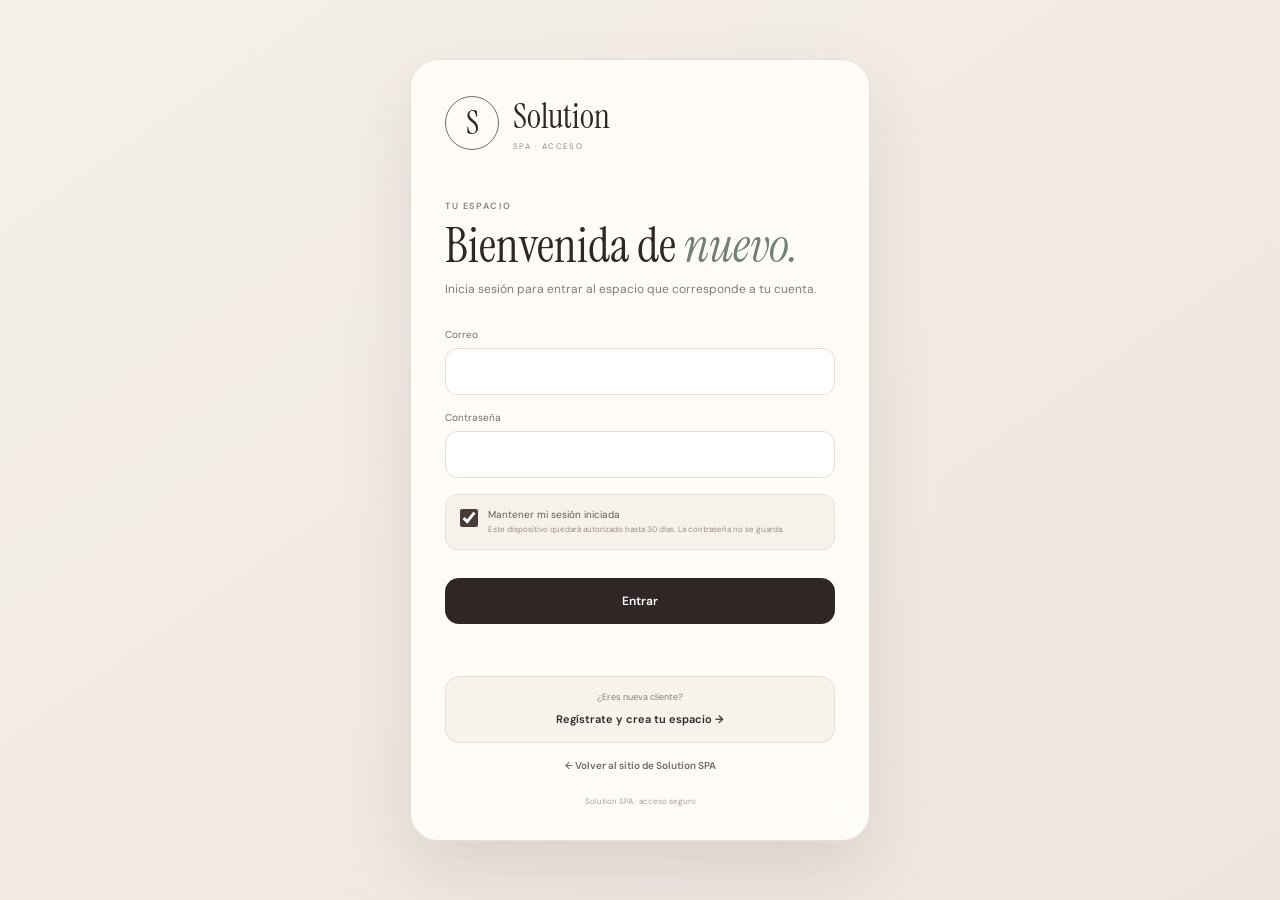
<file: admin/index.html>
<!doctype html>
<html lang="es-MX"><head><meta charset="UTF-8"><meta name="viewport" content="width=device-width,initial-scale=1"><meta name="robots" content="noindex,nofollow,noarchive"><meta http-equiv="Cache-Control" content="no-cache, no-store, must-revalidate"><meta http-equiv="Pragma" content="no-cache"><meta http-equiv="Expires" content="0"><title>Solution SPA · Gestión</title><link rel="preconnect" href="https://fonts.googleapis.com"><link rel="preconnect" href="https://fonts.gstatic.com" crossorigin><link href="https://fonts.googleapis.com/css2?family=DM+Sans:wght@400;500;600&family=Instrument+Serif:ital@0;1&display=swap" rel="stylesheet"><link rel="stylesheet" href="admin-v2.css?v=20260824-payflow1"><link rel="stylesheet" href="ux-enhancements.css?v=20260824-payflow1">
<style>.calendar-day:not(.has-appointments) .day-count{display:none!important}.calendar-day.has-appointments:not(.is-selected){background:#fbf3ef;border-color:#d8b3a8;box-shadow:inset 0 0 0 1px rgba(197,142,130,.15)}.calendar-day.has-appointments .day-count{display:grid;place-items:center;min-width:24px;height:24px;padding:0 7px;border-radius:999px;background:#b97f70;color:#fff;font-size:9px;font-weight:700}.calendar-day.is-selected.has-appointments .day-count{background:#f0c8bd;color:#302626}.client-open{width:100%;border:0;background:transparent;color:inherit;text-align:left;cursor:pointer;font:inherit}.client-detail-grid{display:grid;grid-template-columns:1fr 1fr;gap:10px;margin:22px 0 12px}.detail-item{background:#f7f1ec;border:1px solid #eadfd7;padding:16px;min-width:0}.detail-item small,.detail-notes small{display:block;font-size:8px;letter-spacing:.14em;color:#8d7a72;margin-bottom:7px}.detail-item strong{display:block;font-size:12px;font-weight:500;overflow-wrap:anywhere}.detail-notes{border-top:1px solid #eadfd7;margin-top:18px;padding-top:18px}.detail-notes p{font-size:11px;line-height:1.65;color:#665b56;margin:0;white-space:pre-wrap}.web-requests{margin-bottom:18px}.request-row{display:grid;grid-template-columns:1.2fr 1fr 1.3fr auto;gap:12px;align-items:center;padding:14px 16px;border-bottom:1px solid #eadfd7}.request-row:last-child{border-bottom:0}.request-row b{font-size:11px}.request-row span,.request-row small{font-size:9px;color:#81736d}.request-actions{display:flex;gap:6px}.request-actions button{border:1px solid #dfd2ca;background:#fff;padding:8px 10px;font:600 8px 'DM Sans',sans-serif;cursor:pointer}.request-actions button.primary{background:#302626;color:#fff;border-color:#302626}.request-new{display:inline-block;width:7px;height:7px;border-radius:50%;background:#b97f70;margin-right:6px}.top-actions{display:flex;align-items:center;justify-self:end;gap:10px}.session-slot{display:flex;align-items:center}.spa-session-actions{display:flex;align-items:center;gap:6px;white-space:nowrap}.payments-admin-grid{display:grid;grid-template-columns:.8fr 1.2fr;gap:18px}.payment-form{display:grid;gap:12px}.payment-form label{display:grid;gap:6px;font-size:9px;color:#756963}.payment-form input,.payment-form select{width:100%;padding:12px;border:1px solid #dfd2ca;background:#fff;font:10px 'DM Sans'}.payment-form button{border:0;background:#302626;color:#fff;padding:13px;font:600 10px 'DM Sans';cursor:pointer}.payment-form button:disabled{opacity:.45;cursor:not-allowed}.payment-admin-row{display:grid;grid-template-columns:1.2fr 1fr .7fr .7fr;gap:10px;padding:12px 0;border-bottom:1px solid #eadfd7;font-size:10px}.payment-admin-row small{color:#81736d}.payment-status{min-height:18px;font-size:9px}.topnav{overflow-x:auto;scrollbar-width:none}.topnav::-webkit-scrollbar{display:none}@media(max-width:850px){.top-actions{gap:5px}.spa-role-badge{display:none}.spa-logout{font-size:9px!important;padding:6px!important}}@media(max-width:760px){.request-row,.payments-admin-grid{grid-template-columns:1fr}.request-actions{margin-top:5px}.payment-admin-row{grid-template-columns:1fr auto}.payment-admin-row small{grid-column:1/-1}}@media(max-width:520px){.client-detail-grid{grid-template-columns:1fr}}</style><script src="auth-guard.js?v=20260824-payflow1"></script></head><body>
<header class="topbar"><div class="logo"><b>S</b><span>Solution<small>SPA · GESTIÓN</small></span></div><nav class="topnav"><button class="active" data-view="home">Inicio</button><button data-view="agenda">Agenda</button><button data-view="clients">Clientes</button><button data-view="services">Servicios</button><button data-view="payments">Pagos</button></nav><div class="top-actions"><button class="new topnew" id="contextAdd" aria-label="Nueva cita">＋ <span>Nueva cita</span></button><div class="session-slot" id="sessionSlot"></div></div></header>
<main><header class="pagehead"><div><p class="kicker" id="currentDate">HOY</p><h1>Buenos días, <em>Solution.</em></h1></div></header>
<section id="home" class="view active"><div class="stats"><article><small>CITAS DE HOY</small><strong id="todayCount">0</strong><p id="todayPending">Sin citas registradas</p></article><article><small>CLIENTES ACTIVOS</small><strong id="clientCount">0</strong><p>Registrados en el sistema</p></article><article><small>SERVICIOS ACTIVOS</small><strong id="serviceCount">0</strong><p>Disponibles para agendar</p></article><article><small>PRÓXIMA CITA</small><strong id="nextTime">—</strong><p id="nextClient">Sin cita próxima</p></article></div><div class="grid"><section class="panel schedule"><div class="panelhead"><div><span>PRÓXIMAS</span><h2>Tu agenda</h2></div><button data-go="agenda">Ver agenda →</button></div><div id="homeAgenda"><p class="empty-note">Consultando próximas citas…</p></div></section><section class="panel focus"><span>EN FOCO</span><h2>Una experiencia que también se administra bonito.</h2><p>Clientes, citas y tratamientos en un solo lugar.</p><div class="orb">S</div></section></div></section>
<section id="agenda" class="view"><div class="title"><span>ORGANIZACIÓN</span><h2>Agenda</h2><p>Primero ves el mes completo. Toca cualquier día para revisar sus citas.</p></div><section class="calendar-shell panel"><div class="calendar-head"><button type="button" class="month-nav" id="prevMonth">←</button><div><span>CALENDARIO</span><h3 id="calendarMonth">Mes</h3></div><button type="button" class="month-nav" id="nextMonth">→</button></div><div class="weekdays"><span>Lun</span><span>Mar</span><span>Mié</span><span>Jue</span><span>Vie</span><span>Sáb</span><span>Dom</span></div><div class="calendar-grid" id="calendarGrid"></div></section><section class="day-detail panel"><div class="panelhead"><div><span>DÍA SELECCIONADO</span><h2 id="selectedDayTitle">Hoy</h2></div><small id="selectedDayCount">0 citas</small></div><div class="list" id="agendaList"><p class="empty-note">No hay citas registradas para este día.</p></div></section></section>
<section id="clients" class="view"><div class="title"><span>RELACIONES</span><h2>Clientes</h2><p>Historia y seguimiento, sin hojas sueltas.</p></div><section class="panel web-requests"><div class="panelhead"><div><span>DESDE LA WEB</span><h2>Solicitudes de valoración</h2></div><small id="webRequestCount">0 nuevas</small></div><div id="webRequests"><p class="empty-note">No hay solicitudes nuevas.</p></div></section><div class="panel"><div id="clientsList" class="clients"><p class="loading">Consultando clientes…</p></div></div></section>
<section id="services" class="view"><div class="title"><span>PROTOCOLOS</span><h2>Servicios</h2><p>La carta de tratamientos registrada en el sistema.</p></div><div class="servicecards"><p class="empty-note">Aún no hay servicios registrados.</p></div></section>
<section id="payments" class="view"><div class="title"><span>CAJA</span><h2>Pagos</h2><p>Los cobros solo pueden registrarse después de marcar una cita como realizada.</p></div><div class="payments-admin-grid"><section class="panel"><div class="panelhead"><div><span>NUEVO MOVIMIENTO</span><h2>Registrar pago</h2></div></div><form id="paymentForm" class="payment-form"><label>Cliente<select id="paymentClient" required><option value="">Selecciona cliente</option></select></label><label>Cita realizada<select id="paymentAppointment" required><option value="">Selecciona primero un cliente</option></select></label><label>Importe<input id="paymentAmount" type="number" min="0.01" step="0.01" required placeholder="0.00"></label><label>Método<select id="paymentMethod"><option value="cash">Efectivo</option><option value="card">Tarjeta</option><option value="transfer">Transferencia</option><option value="other">Otro</option></select></label><label>Referencia <small>(opcional)</small><input id="paymentReference" maxlength="180" placeholder="Folio o nota"></label><button type="submit" disabled>Registrar pago</button><div id="paymentStatus" class="payment-status"></div></form></section><section class="panel"><div class="panelhead"><div><span>MOVIMIENTOS</span><h2>Historial de pagos</h2></div><button type="button" id="refreshPayments">Actualizar</button></div><div id="adminPayments"><p class="empty-note">Abre esta pestaña para consultar los pagos.</p></div></section></div></section>
</main><div class="modal" id="modal"><form id="contextForm"><button type="button" class="close">×</button><span id="modalEyebrow">NUEVA RESERVA</span><h2 id="modalTitle">Crear cita</h2><div id="modalFields"></div><button class="save" id="modalSave" type="submit">Guardar</button><p class="pilot" id="modalStatus"></p></form></div><script src="admin.js?v=20260824-payflow1"></script><script src="ux-enhancements.js?v=20260824-payflow1"></script><script src="admin-enhancements.js?v=20260824-payflow1"></script><script src="web-requests.js?v=20260824-payflow1"></script></body></html>
</file>
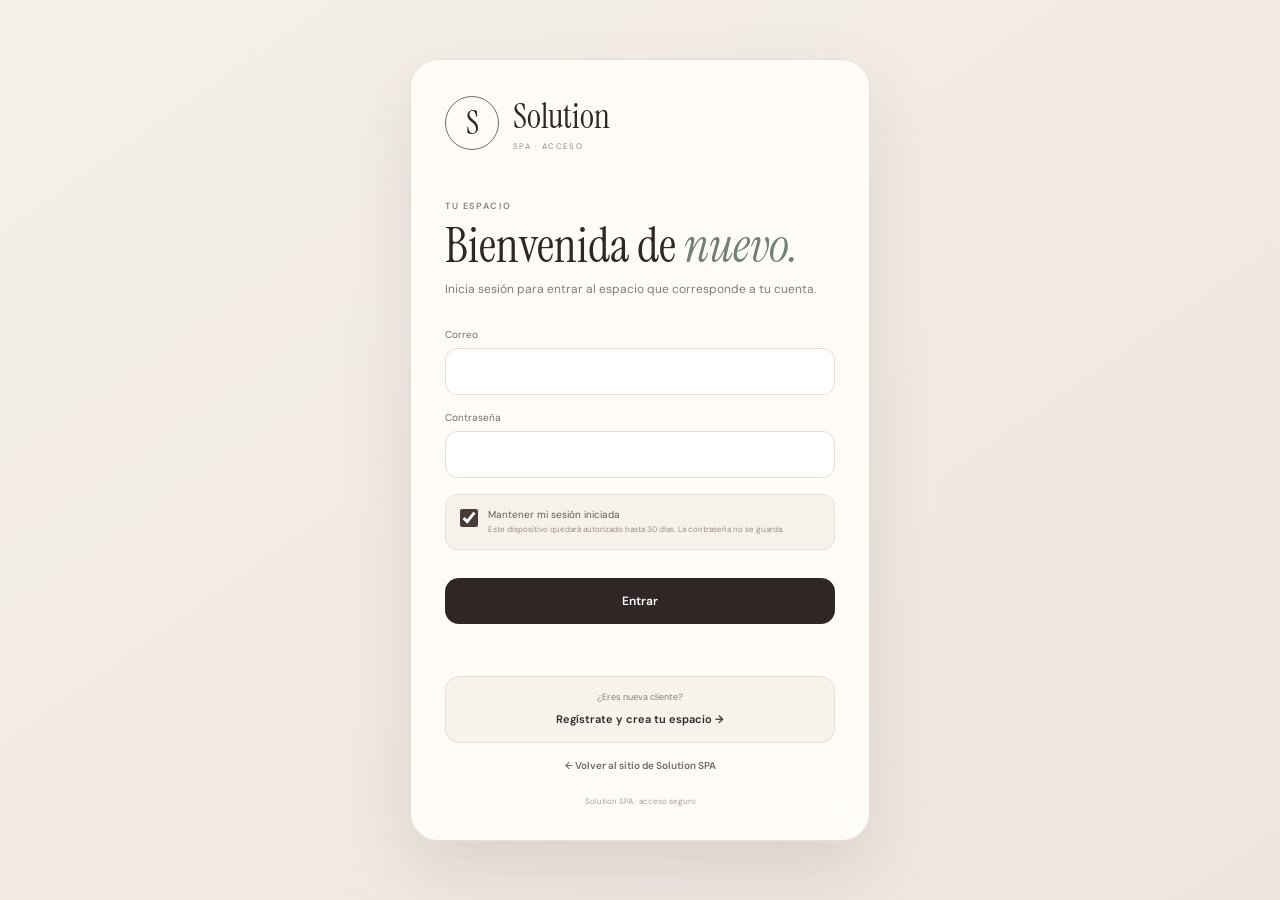
<file: client/index.html>
<!doctype html><html lang="es-MX"><head><meta charset="UTF-8"><meta name="viewport" content="width=device-width,initial-scale=1"><meta name="robots" content="noindex,nofollow,noarchive"><meta http-equiv="Cache-Control" content="no-cache,no-store,must-revalidate"><meta http-equiv="Pragma" content="no-cache"><meta http-equiv="Expires" content="0"><title>Solution SPA · Mi espacio</title><link rel="preconnect" href="https://fonts.googleapis.com"><link rel="preconnect" href="https://fonts.gstatic.com" crossorigin><link href="https://fonts.googleapis.com/css2?family=DM+Sans:wght@400;500;600&family=Instrument+Serif:ital@0;1&display=swap" rel="stylesheet"><style>:root{--ink:#302626;--paper:#fffdf9;--bg:#f3ede7;--sage:#718174;--line:#e6ddd6;--muted:#857872}*{box-sizing:border-box}body{margin:0;background:var(--bg);color:var(--ink);font-family:'DM Sans',sans-serif}.top{height:78px;background:#fffdf9ee;border-bottom:1px solid var(--line);display:flex;align-items:center;justify-content:space-between;padding:0 clamp(18px,5vw,64px);position:sticky;top:0;z-index:5}.brand{display:flex;align-items:center;gap:11px}.brand b{width:40px;height:40px;border:1px solid #746965;border-radius:50%;display:grid;place-items:center;font:25px 'Instrument Serif'}.brand span{font:25px 'Instrument Serif'}.brand small{display:block;font:7px 'DM Sans';letter-spacing:.16em;color:#92847e}.top button{border:0;background:transparent;color:#746965;font:600 10px 'DM Sans';cursor:pointer}.shell{width:min(1080px,calc(100% - 34px));margin:44px auto 80px}.eyebrow,.section-kicker{font-size:8px;letter-spacing:.16em;color:#95847d;text-transform:uppercase}h1{font:clamp(42px,7vw,72px)/.95 'Instrument Serif';font-weight:400;margin:8px 0 10px}h1 em,h2 em{font-weight:400;color:var(--sage)}.intro,.muted{color:var(--muted);font-size:11px;line-height:1.7}.tabs{display:grid;grid-template-columns:repeat(5,minmax(0,1fr));gap:8px;margin:26px 0 18px}.tab{min-width:0;border:1px solid var(--line);background:var(--paper);color:#756963;padding:11px 8px;border-radius:999px;font:600 10px 'DM Sans';white-space:nowrap;cursor:pointer}.tab.active{background:var(--ink);color:#fff;border-color:var(--ink)}.tab-panel{display:none}.tab-panel.active{display:block}.card{background:var(--paper);border:1px solid var(--line);border-radius:22px;padding:24px;box-shadow:0 18px 50px #48342e0f}.card h2{font:32px 'Instrument Serif';font-weight:400;margin:7px 0 16px}.grid{display:grid;grid-template-columns:1.15fr .85fr;gap:18px}.booking-layout{display:grid;grid-template-columns:.85fr 1.15fr;gap:18px}.booking-form{display:grid;gap:12px}.booking-form label{display:grid;gap:6px;font-size:9px}.booking-form select{width:100%;border:1px solid var(--line);background:#fff;padding:13px 12px;border-radius:10px}.book-button,.secondary,.danger{border:0;border-radius:10px;padding:11px 13px;font:600 9px 'DM Sans';cursor:pointer}.book-button{background:var(--ink);color:#fff}.secondary{background:#fff;border:1px solid #d8cbc4;color:#665a55}.danger{background:#fff3f1;border:1px solid #e5c5bf;color:#9a5148}.statusmsg{min-height:18px;font-size:9px}.success{color:#5f7564}.error{color:#a55d52}.calendar{background:var(--paper);border:1px solid var(--line);border-radius:18px;padding:16px}.cal-head{display:flex;justify-content:space-between;align-items:center;margin-bottom:12px}.cal-head button{border:0;background:transparent;cursor:pointer;font-size:18px}.cal-head strong{font:22px 'Instrument Serif';font-weight:400}.week,.days{display:grid;grid-template-columns:repeat(7,1fr);gap:6px}.week span{text-align:center;font-size:8px;color:#9a8d87}.day{aspect-ratio:1;border:1px solid transparent;background:#faf6f2;border-radius:10px;font:600 10px 'DM Sans';cursor:pointer}.day.today{border-color:#c58e82}.day.selected{background:var(--ink);color:#fff}.day:disabled{opacity:.25}.service-strip{display:grid;grid-auto-flow:column;grid-auto-columns:minmax(230px,31%);gap:12px;overflow-x:auto}.service-preview{position:relative;min-height:260px;border:0;border-radius:18px;overflow:hidden;color:white;text-align:left}.service-preview img{position:absolute;inset:0;width:100%;height:100%;object-fit:cover}.service-preview:after{content:'';position:absolute;inset:0;background:linear-gradient(180deg,transparent 35%,#231c1ccc)}.service-preview div{position:absolute;z-index:1;left:16px;right:16px;bottom:15px}.service-preview strong{display:block;font:26px 'Instrument Serif'}.appointment-list{display:grid;gap:12px}.appointment-card{background:var(--paper);border:1px solid var(--line);border-radius:16px;padding:16px}.appointment-card header{display:flex;justify-content:space-between;gap:12px}.appointment-card h3{font:24px 'Instrument Serif';font-weight:400;margin:0}.appointment-card p{font-size:10px;color:var(--muted)}.pill{padding:6px 9px;border-radius:999px;background:#f3ece7;font-size:8px}.actions{display:flex;gap:8px;flex-wrap:wrap;margin-top:13px}.payments-list{display:grid;gap:10px}.payment-row{display:grid;grid-template-columns:1.4fr .7fr .7fr .8fr;gap:12px;padding:14px 0;border-top:1px solid var(--line);font-size:10px}.payment-row b{text-align:right}.payment-row small{color:var(--muted)}.details{display:grid;gap:12px}.detail{padding-bottom:10px;border-bottom:1px solid var(--line)}.detail small{display:block;font-size:8px;color:#998a83}.detail b{font-size:11px}.next{padding:20px;background:#f8f1ec;border:1px solid #eadfd7;border-radius:16px}.next strong{font:28px 'Instrument Serif';display:block}.next span{font-size:10px;color:var(--muted)}.empty{padding:16px 0;color:var(--muted);font-size:11px}.edit-banner{display:none}.edit-banner.show{display:flex}@media(max-width:760px){.grid,.booking-layout{grid-template-columns:1fr}.service-strip{grid-auto-columns:82%}.payment-row{grid-template-columns:1fr auto}.tabs{grid-template-columns:repeat(3,minmax(0,1fr));gap:7px}.tab{width:100%;padding:11px 5px;font-size:9px}.top{align-items:center}.brand small{display:none}}@media(max-width:430px){.shell{width:calc(100% - 20px);margin-top:34px}.card{padding:18px}.tabs{grid-template-columns:repeat(2,minmax(0,1fr))}.tab:last-child{grid-column:1/-1}.week,.days{gap:4px}.day{border-radius:8px}}</style><script>(()=>{const v='20260824-cachefix1';try{if(localStorage.getItem('solution-spa-build')!==v){localStorage.setItem('solution-spa-build',v);if('serviceWorker'in navigator)navigator.serviceWorker.getRegistrations().then(rs=>rs.forEach(r=>r.unregister())).catch(()=>{});if('caches'in window)caches.keys().then(keys=>Promise.all(keys.map(k=>caches.delete(k)))).catch(()=>{})}}catch(e){}})();</script></head><body><header class="top"><div class="brand"><b>S</b><span>Solution<small>SPA · MI ESPACIO</small></span></div><button id="logout">Cerrar sesión</button></header><main class="shell"><span class="eyebrow">Tu espacio personal</span><h1>Hola, <em id="firstName">bienvenida.</em></h1><p class="intro">Todo lo tuyo, sin revolver: agenda, citas, pagos y datos.</p><nav class="tabs"><button class="tab active" data-tab="summary">Resumen</button><button class="tab" data-tab="book">Agendar cita</button><button class="tab" data-tab="appointments">Mis citas</button><button class="tab" data-tab="payments">Pagos</button><button class="tab" data-tab="profile">Mis datos</button></nav><section class="tab-panel active" id="tab-summary"><div class="grid"><div class="card"><span class="section-kicker">PRÓXIMA CITA</span><h2>Tu siguiente visita</h2><div id="nextAppointment">Consultando…</div><div id="reminder"></div></div><div class="card"><span class="section-kicker">EN UN VISTAZO</span><h2>Tu cuenta</h2><div id="summaryStats" class="details"></div></div></div><div class="card" style="margin-top:18px"><span class="section-kicker">DESCUBRE</span><h2>Un vistazo a lo que puedes probar.</h2><div class="service-strip" id="serviceStrip"></div></div></section><section class="tab-panel" id="tab-book"><div class="edit-banner" id="editBanner"><span id="editText">Reprogramando cita</span><button type="button" id="cancelEdit">Cancelar reprogramación</button></div><div class="booking-layout"><div class="card"><span class="section-kicker">CALENDARIO</span><h2>Elige tu día.</h2><p class="muted">Solo horarios disponibles entre 8:00 a. m. y 4:00 p. m.</p><div class="calendar"><div class="cal-head"><button id="prevMonth" type="button">←</button><strong id="calTitle"></strong><button id="nextMonth" type="button">→</button></div><div class="week"><span>L</span><span>M</span><span>M</span><span>J</span><span>V</span><span>S</span><span>D</span></div><div class="days" id="calendarDays"></div></div></div><div class="card"><span class="section-kicker">RESERVA</span><h2 id="bookingHeading">Agenda tu <em>cita.</em></h2><form class="booking-form" id="bookingForm"><label>Tratamiento<select id="serviceSelect" name="service_id" required><option value="">Cargando…</option></select></label><label>Día seleccionado<select id="dateSelect" name="date" required><option value="">Selecciona un día</option></select></label><label>Horario disponible<select id="timeSelect" name="time" required><option value="">Elige tratamiento y día</option></select></label><button class="book-button" id="bookButton" type="submit">Solicitar cita</button><div class="statusmsg" id="bookingStatus"></div></form></div></div></section><section class="tab-panel" id="tab-appointments"><div class="card"><span class="section-kicker">MIS CITAS</span><h2>Todas tus citas.</h2><div class="appointment-list" id="appointmentsList"><p class="empty">Consultando…</p></div></div></section><section class="tab-panel" id="tab-payments"><div class="card"><span class="section-kicker">MIS PAGOS</span><h2>Movimientos registrados.</h2><div id="paymentsList" class="payments-list"><p class="empty">Consultando…</p></div></div></section><section class="tab-panel" id="tab-profile"><div class="card"><span class="section-kicker">TUS DATOS</span><h2>Tu ficha.</h2><div id="profile" class="details"><p class="empty">Consultando…</p></div></div></section></main><script src="client.js?v=20260824-cachefix1"></script></body></html>
</file>
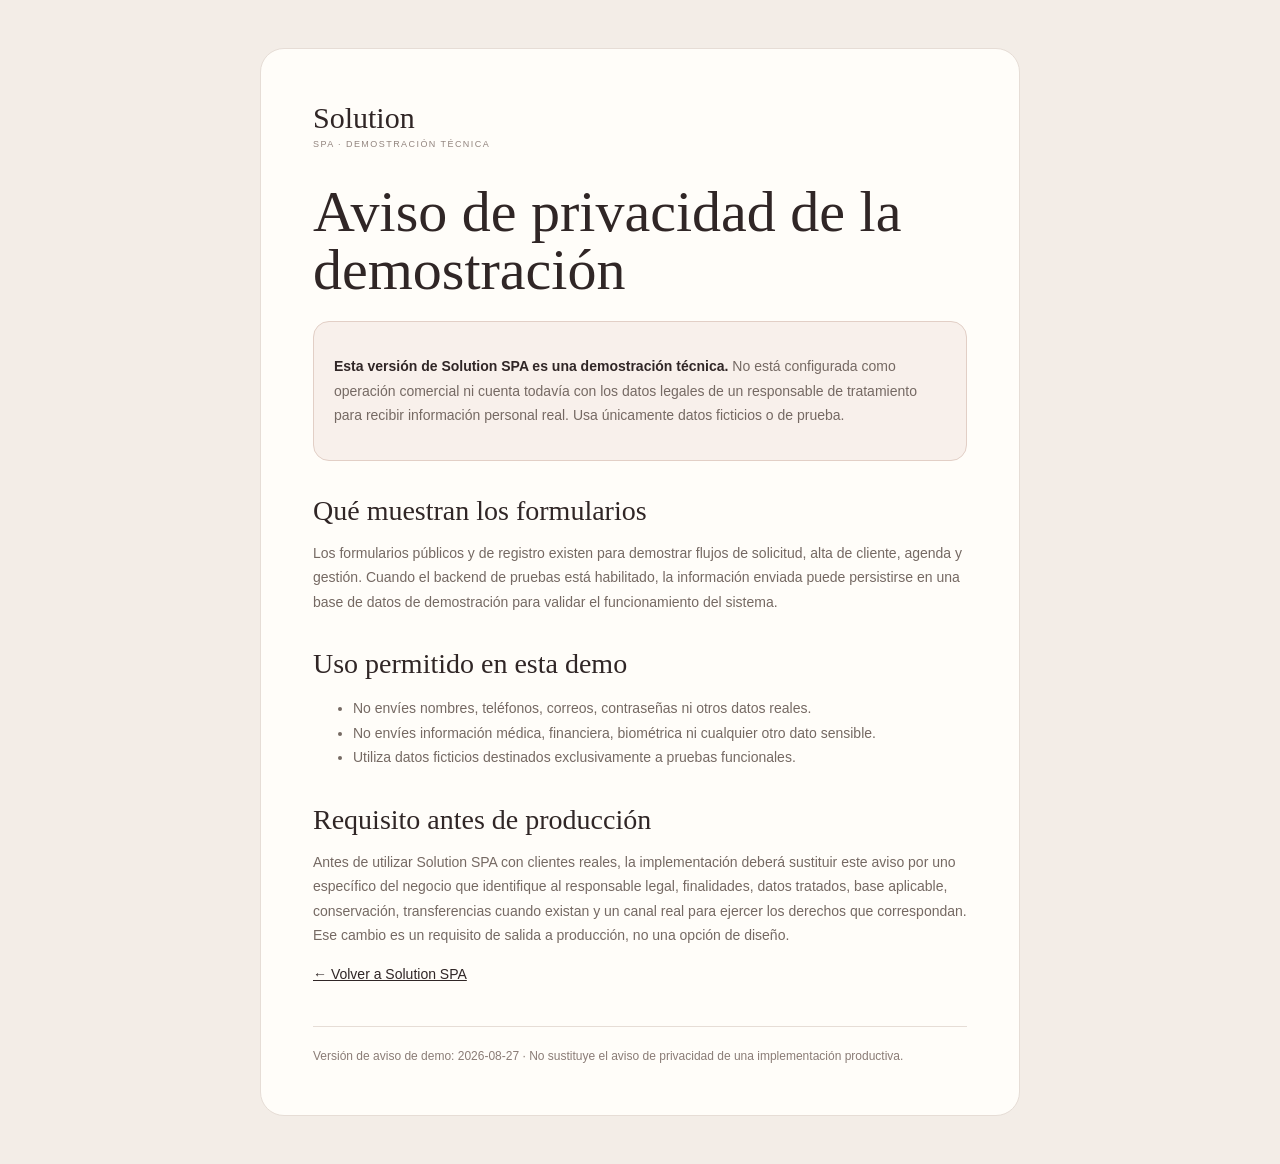
<file: privacy.html>
<!doctype html>
<html lang="es-MX">
<head>
  <meta charset="UTF-8" />
  <meta name="viewport" content="width=device-width, initial-scale=1" />
  <meta name="description" content="Aviso de privacidad y alcance de datos para la demostración técnica de Solution SPA." />
  <title>Aviso de privacidad de la demo | Solution SPA</title>
  <link rel="canonical" href="https://manglefurniture.github.io/Solution-SPA/privacy.html" />
  <style>
    :root{--ink:#302626;--paper:#fffdf9;--bg:#f3ede7;--sage:#718174;--line:#e6ddd6;--muted:#756963}*{box-sizing:border-box}body{margin:0;background:var(--bg);color:var(--ink);font-family:Arial,sans-serif}.shell{width:min(760px,calc(100% - 36px));margin:48px auto;background:var(--paper);border:1px solid var(--line);border-radius:24px;padding:clamp(24px,5vw,52px)}.brand{font-family:Georgia,serif;font-size:30px;margin-bottom:34px}.brand small{display:block;font:9px Arial,sans-serif;letter-spacing:.16em;color:#92847e;margin-top:4px}h1{font:clamp(38px,7vw,58px)/1 Georgia,serif;font-weight:400;margin:0 0 22px}h2{font:28px Georgia,serif;font-weight:400;margin:34px 0 10px}p,li{font-size:14px;line-height:1.75;color:var(--muted)}.notice{padding:18px 20px;border:1px solid #e2cfc6;background:#f8f0eb;border-radius:16px}.notice strong{color:var(--ink)}a{color:var(--ink)}footer{margin-top:40px;padding-top:22px;border-top:1px solid var(--line);font-size:12px;color:#8a7c76}
  </style>
</head>
<body>
  <main class="shell">
    <div class="brand">Solution<small>SPA · DEMOSTRACIÓN TÉCNICA</small></div>
    <h1>Aviso de privacidad de la demostración</h1>
    <div class="notice">
      <p><strong>Esta versión de Solution SPA es una demostración técnica.</strong> No está configurada como operación comercial ni cuenta todavía con los datos legales de un responsable de tratamiento para recibir información personal real. Usa únicamente datos ficticios o de prueba.</p>
    </div>

    <h2>Qué muestran los formularios</h2>
    <p>Los formularios públicos y de registro existen para demostrar flujos de solicitud, alta de cliente, agenda y gestión. Cuando el backend de pruebas está habilitado, la información enviada puede persistirse en una base de datos de demostración para validar el funcionamiento del sistema.</p>

    <h2>Uso permitido en esta demo</h2>
    <ul>
      <li>No envíes nombres, teléfonos, correos, contraseñas ni otros datos reales.</li>
      <li>No envíes información médica, financiera, biométrica ni cualquier otro dato sensible.</li>
      <li>Utiliza datos ficticios destinados exclusivamente a pruebas funcionales.</li>
    </ul>

    <h2>Requisito antes de producción</h2>
    <p>Antes de utilizar Solution SPA con clientes reales, la implementación deberá sustituir este aviso por uno específico del negocio que identifique al responsable legal, finalidades, datos tratados, base aplicable, conservación, transferencias cuando existan y un canal real para ejercer los derechos que correspondan. Ese cambio es un requisito de salida a producción, no una opción de diseño.</p>

    <p><a href="./">← Volver a Solution SPA</a></p>
    <footer>Versión de aviso de demo: 2026-08-27 · No sustituye el aviso de privacidad de una implementación productiva.</footer>
  </main>
</body>
</html>
</file>
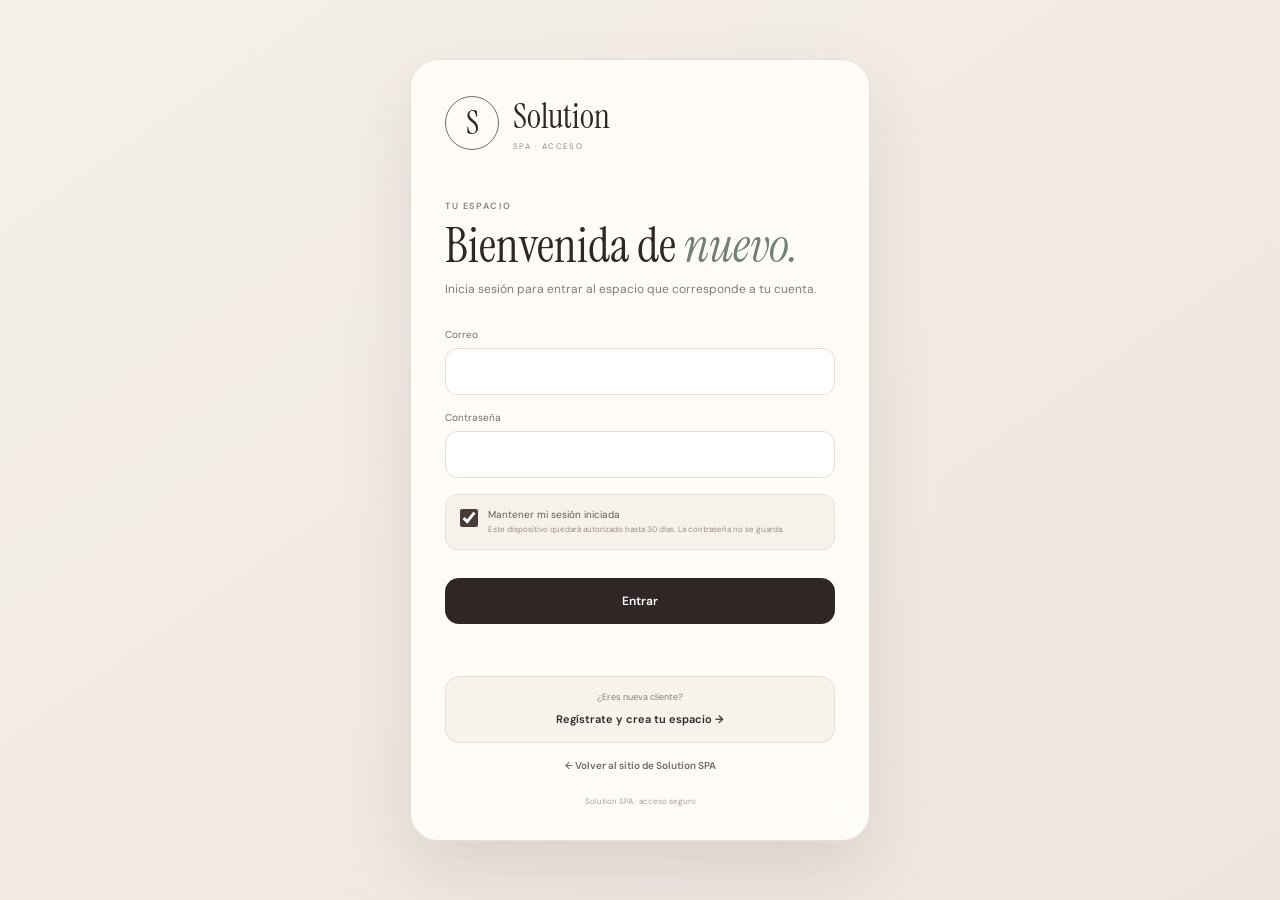
<file: admin/login.html>
<!doctype html>
<html lang="es-MX">
<head>
<meta charset="UTF-8"><meta name="viewport" content="width=device-width,initial-scale=1">
<meta name="robots" content="noindex,nofollow,noarchive">
<meta http-equiv="Cache-Control" content="no-cache, no-store, must-revalidate">
<title>Solution SPA · Acceso</title>
<link rel="preconnect" href="https://fonts.googleapis.com"><link rel="preconnect" href="https://fonts.gstatic.com" crossorigin>
<link href="https://fonts.googleapis.com/css2?family=DM+Sans:wght@400;500;600&family=Instrument+Serif:ital@0;1&display=swap" rel="stylesheet">
<style>
:root{--ink:#302626;--cream:#f4efe9;--paper:#fffdf9;--rose:#c58e82;--sage:#718174;--line:#e5ddd5}*{box-sizing:border-box}body{margin:0;min-height:100vh;background:linear-gradient(145deg,#f5f0ea,#eee5de);color:var(--ink);font-family:'DM Sans',sans-serif;display:grid;place-items:center;padding:22px}.card{width:min(460px,100%);background:rgba(255,253,249,.94);border:1px solid rgba(229,221,213,.9);border-radius:28px;padding:34px;box-shadow:0 30px 70px rgba(69,53,49,.12);backdrop-filter:blur(12px)}.brand{display:flex;align-items:center;gap:14px;margin-bottom:42px}.brand b{width:54px;height:54px;border-radius:50%;border:1px solid #746965;display:grid;place-items:center;font:32px 'Instrument Serif',serif;font-weight:400}.brand span{font:34px 'Instrument Serif',serif}.brand small{display:block;font:8px 'DM Sans',sans-serif;letter-spacing:.18em;color:#92847e;margin-top:2px}.eyebrow{font-size:9px;letter-spacing:.18em;color:#8e7d76;font-weight:600}h1{font:48px/1 'Instrument Serif',serif;font-weight:400;margin:8px 0 10px}h1 em{font-weight:400;color:var(--sage)}p{font-size:12px;line-height:1.65;color:#857872;margin:0 0 28px}label{display:grid;gap:7px;font-size:10px;margin:16px 0;color:#756963}input{width:100%;border:1px solid var(--line);background:white;padding:15px 14px;border-radius:12px;color:var(--ink);outline:none}input:focus{border-color:#b99589;box-shadow:0 0 0 3px rgba(197,142,130,.12)}button{width:100%;border:0;border-radius:14px;background:var(--ink);color:white;padding:15px;margin-top:10px;font:600 12px 'DM Sans',sans-serif;cursor:pointer}button:disabled{opacity:.55}.remember{display:flex;align-items:flex-start;gap:10px;margin:8px 0 18px;padding:13px 14px;background:#f7f1ec;border:1px solid #eadfd7;border-radius:12px;cursor:pointer}.remember input{width:18px;height:18px;accent-color:#4a3b38;margin:1px 0 0;padding:0;flex:0 0 auto}.remember span{font-size:10px;line-height:1.45;color:#655a55}.remember small{display:block;font-size:8px;color:#9a8c85;margin-top:2px}.status{min-height:18px;text-align:center;font-size:10px;color:#a05d52;margin:14px 0 0}.register-callout{margin-top:20px;padding:14px 16px;border:1px solid #e8ddd5;background:#f8f2ed;border-radius:14px;text-align:center}.register-callout span{display:block;font-size:9px;color:#8a7c76;margin-bottom:4px}.register-callout a{font-size:11px;font-weight:600;color:var(--ink);text-decoration:none}.register-callout a:hover{text-decoration:underline}.back-home{display:flex;justify-content:center;margin-top:16px}.back-home a{display:inline-flex;align-items:center;gap:7px;color:#756963;text-decoration:none;font-size:10px;font-weight:600}.back-home a:hover{text-decoration:underline}.foot{text-align:center;font-size:8px;color:#aa9b94;margin-top:24px}@media(max-width:520px){.card{padding:28px 22px;border-radius:24px}h1{font-size:42px}}
</style>
</head>
<body>
<main class="card">
  <div class="brand"><b>S</b><span>Solution<small>SPA · ACCESO</small></span></div>
  <span class="eyebrow">TU ESPACIO</span>
  <h1>Bienvenida de <em>nuevo.</em></h1>
  <p>Inicia sesión para entrar al espacio que corresponde a tu cuenta.</p>
  <form id="loginForm">
    <label>Correo<input type="email" name="email" autocomplete="username" required></label>
    <label>Contraseña<input type="password" name="password" autocomplete="current-password" required></label>
    <label class="remember"><input type="checkbox" name="remember" checked><span>Mantener mi sesión iniciada<small>Este dispositivo quedará autorizado hasta 30 días. La contraseña no se guarda.</small></span></label>
    <button id="loginButton" type="submit">Entrar</button>
    <div class="status" id="status"></div>
  </form>
  <div class="register-callout"><span>¿Eres nueva cliente?</span><a href="register.html">Regístrate y crea tu espacio →</a></div>
  <div class="back-home"><a href="../">← Volver al sitio de Solution SPA</a></div>
  <div class="foot">Solution SPA · acceso seguro</div>
</main>
<script>
function goByRole(user){location.replace(user?.role==='client'?'../client/':'./')}
(async()=>{try{const r=await fetch('../backend/api/auth.php?action=me',{cache:'no-store'});if(r.ok){const data=await r.json();goByRole(data.user)}}catch(e){}})();
const form=document.getElementById('loginForm'),button=document.getElementById('loginButton'),status=document.getElementById('status');
form.addEventListener('submit',async e=>{e.preventDefault();button.disabled=true;button.textContent='Entrando…';status.textContent='';const fd=new FormData(form);try{const r=await fetch('../backend/api/auth.php?action=login',{method:'POST',headers:{'Content-Type':'application/json'},body:JSON.stringify({email:fd.get('email'),password:fd.get('password'),remember:fd.get('remember')==='on'})});const data=await r.json().catch(()=>({}));if(!r.ok)throw new Error(data.error||'No se pudo iniciar sesión');goByRole(data.user)}catch(err){status.textContent=err.message;button.disabled=false;button.textContent='Entrar'}});
</script>
</body>
</html>
</file>
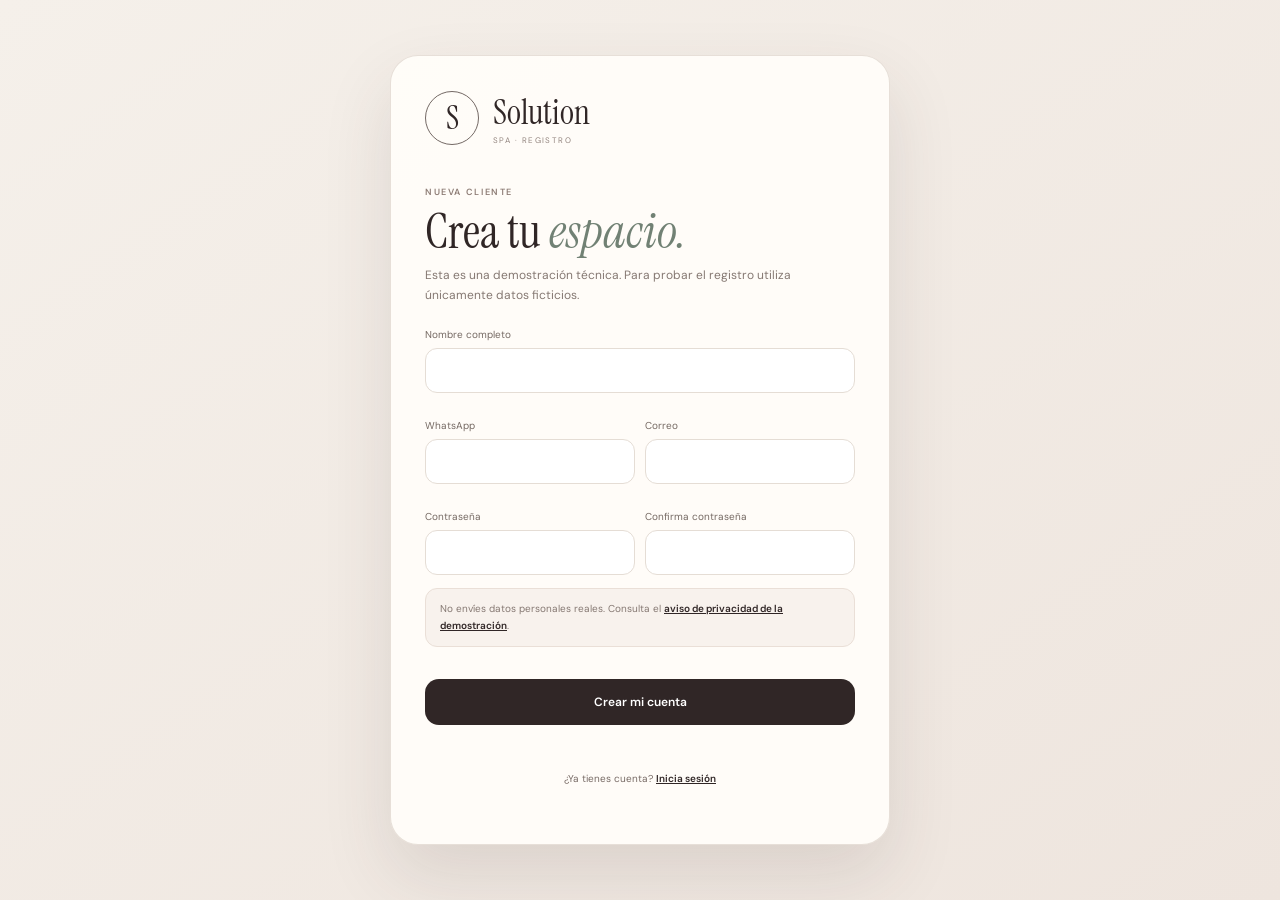
<file: admin/register.html>
<!doctype html>
<html lang="es-MX">
<head>
<meta charset="UTF-8"><meta name="viewport" content="width=device-width,initial-scale=1">
<meta name="robots" content="noindex,nofollow,noarchive">
<meta http-equiv="Cache-Control" content="no-cache, no-store, must-revalidate">
<title>Solution SPA · Registro</title>
<link rel="preconnect" href="https://fonts.googleapis.com"><link rel="preconnect" href="https://fonts.gstatic.com" crossorigin>
<link href="https://fonts.googleapis.com/css2?family=DM+Sans:wght@400;500;600&family=Instrument+Serif:ital@0;1&display=swap" rel="stylesheet">
<style>
:root{--ink:#302626;--paper:#fffdf9;--sage:#718174;--line:#e5ddd5;--muted:#857872}*{box-sizing:border-box}body{margin:0;min-height:100vh;background:linear-gradient(145deg,#f5f0ea,#eee5de);color:var(--ink);font-family:'DM Sans',sans-serif;display:grid;place-items:center;padding:22px}.card{width:min(500px,100%);background:rgba(255,253,249,.95);border:1px solid rgba(229,221,213,.9);border-radius:28px;padding:34px;box-shadow:0 30px 70px rgba(69,53,49,.12)}.brand{display:flex;align-items:center;gap:14px;margin-bottom:34px}.brand b{width:54px;height:54px;border-radius:50%;border:1px solid #746965;display:grid;place-items:center;font:32px 'Instrument Serif',serif;font-weight:400}.brand span{font:34px 'Instrument Serif',serif}.brand small{display:block;font:8px 'DM Sans',sans-serif;letter-spacing:.18em;color:#92847e}.eyebrow{font-size:9px;letter-spacing:.18em;color:#8e7d76;font-weight:600}h1{font:48px/1 'Instrument Serif',serif;font-weight:400;margin:8px 0 10px}h1 em{font-weight:400;color:var(--sage)}p{font-size:12px;line-height:1.65;color:var(--muted);margin:0 0 22px}.row{display:grid;grid-template-columns:1fr 1fr;gap:10px}label{display:grid;gap:7px;font-size:10px;margin:13px 0;color:#756963}input{width:100%;border:1px solid var(--line);background:white;padding:14px;border-radius:12px;color:var(--ink);outline:none}input:focus{border-color:#b99589;box-shadow:0 0 0 3px rgba(197,142,130,.12)}button{width:100%;border:0;border-radius:14px;background:var(--ink);color:white;padding:15px;margin-top:10px;font:600 12px 'DM Sans',sans-serif;cursor:pointer}button:disabled{opacity:.55}.status{min-height:18px;text-align:center;font-size:10px;color:#a05d52;margin:14px 0}.back{text-align:center;font-size:10px;color:#776a65}.back a,.privacy-note a{color:var(--ink);font-weight:600}.privacy-note{padding:12px 14px;border:1px solid #eadfd7;background:#f8f2ed;border-radius:12px;font-size:10px}.website-field{position:absolute!important;left:-9999px!important;width:1px!important;height:1px!important;overflow:hidden!important}@media(max-width:520px){.card{padding:28px 22px}.row{grid-template-columns:1fr}h1{font-size:42px}}
</style>
</head>
<body>
<main class="card">
  <div class="brand"><b>S</b><span>Solution<small>SPA · REGISTRO</small></span></div>
  <span class="eyebrow">NUEVA CLIENTE</span>
  <h1>Crea tu <em>espacio.</em></h1>
  <p>Esta es una demostración técnica. Para probar el registro utiliza únicamente datos ficticios.</p>
  <form id="registerForm">
    <label>Nombre completo<input name="name" type="text" maxlength="120" autocomplete="name" required></label>
    <div class="row"><label>WhatsApp<input name="phone" type="tel" maxlength="30" autocomplete="tel" required></label><label>Correo<input name="email" type="email" maxlength="160" autocomplete="email" required></label></div>
    <div class="row"><label>Contraseña<input name="password" type="password" minlength="8" autocomplete="new-password" required></label><label>Confirma contraseña<input name="password_confirm" type="password" minlength="8" autocomplete="new-password" required></label></div>
    <label class="website-field" aria-hidden="true">Sitio web<input name="website" type="text" tabindex="-1" autocomplete="off"></label>
    <p class="privacy-note">No envíes datos personales reales. Consulta el <a href="../privacy.html">aviso de privacidad de la demostración</a>.</p>
    <button id="registerButton" type="submit">Crear mi cuenta</button>
    <div class="status" id="status"></div>
  </form>
  <p class="back">¿Ya tienes cuenta? <a href="login.html">Inicia sesión</a></p>
</main>
<script>
(async()=>{try{const r=await fetch('../backend/api/auth.php?action=me',{cache:'no-store'});if(r.ok){const d=await r.json();location.replace(d.user?.role==='client'?'../client/':'./')}}catch(e){}})();
const form=document.getElementById('registerForm'),button=document.getElementById('registerButton'),status=document.getElementById('status');
form.addEventListener('submit',async e=>{
  e.preventDefault();status.textContent='';const fd=new FormData(form);const p=String(fd.get('password')||''),pc=String(fd.get('password_confirm')||'');
  if(p!==pc){status.textContent='Las contraseñas no coinciden';return}
  button.disabled=true;button.textContent='Creando tu espacio…';
  try{
    const r=await fetch('../backend/api/register.php',{method:'POST',headers:{'Content-Type':'application/json'},body:JSON.stringify({name:fd.get('name'),phone:fd.get('phone'),email:fd.get('email'),password:p,password_confirm:pc,website:fd.get('website')||''})});
    const data=await r.json().catch(()=>({}));if(!r.ok)throw new Error(data.error||'No se pudo completar el registro');
    location.replace('../client/');
  }catch(err){status.textContent=err.message;button.disabled=false;button.textContent='Crear mi cuenta'}
});
</script>
</body>
</html>
</file>
<file: admin/admin-v2.css>
:root{--ink:#302626;--cream:#f4efe9;--paper:#fffdf9;--rose:#c58e82;--sage:#718174;--line:#e5ddd5;--serif:'Instrument Serif',serif;--sans:'DM Sans',sans-serif}*{box-sizing:border-box}body{margin:0;background:var(--cream);color:var(--ink);font-family:var(--sans);padding-top:122px}button,input,select,textarea{font:inherit}.topbar{position:fixed;top:16px;left:50%;transform:translateX(-50%);width:min(1180px,calc(100% - 28px));height:72px;background:rgba(255,253,249,.95);backdrop-filter:blur(16px);border:1px solid rgba(48,38,38,.1);box-shadow:0 14px 34px rgba(48,38,38,.09);display:grid;grid-template-columns:auto 1fr auto;align-items:center;padding:0 16px 0 18px;z-index:20;border-radius:22px}.logo{display:flex;align-items:center;gap:10px}.logo>b{width:42px;height:42px;border:1px solid #786a65;border-radius:50%;display:grid;place-items:center;font:25px var(--serif)}.logo span{font:24px var(--serif)}.logo small{display:block;font:7px var(--sans);letter-spacing:.18em;margin-top:3px;opacity:.65}.topnav{display:flex;justify-content:center;gap:7px}.topnav button{border:0;background:transparent;color:#7f726d;padding:11px 15px;border-radius:12px;font-size:12px;cursor:pointer;appearance:none;-webkit-appearance:none;box-shadow:none}.topnav button.active{background:#453a38;color:#fff}.new,.save{border:0;background:var(--ink);color:white;padding:15px 20px;cursor:pointer;appearance:none;-webkit-appearance:none}.topnew{border-radius:14px;font-size:11px;white-space:nowrap;position:relative;transition:transform .22s ease,background .22s ease}.topnew span{font:inherit;transition:opacity .16s ease,transform .22s ease}.topnew::after{content:'◷';position:absolute;right:-5px;top:-5px;width:18px;height:18px;border-radius:50%;display:grid;place-items:center;background:var(--rose);color:#fff;font-size:9px;line-height:1;box-shadow:0 3px 8px rgba(48,38,38,.18);transition:transform .25s ease,background .25s ease}.topnew[data-kind="client"]::after{content:'♡';background:var(--sage)}.topnew[data-kind="service"]::after{content:'✦';background:var(--rose)}.topnew[data-kind="appointment"]::after{content:'◷';background:#9f7f74}.topnew.context-change{animation:contextBump .34s cubic-bezier(.2,.8,.2,1)}.topnew.context-change span{animation:labelSlide .34s ease}.topnew.context-change::after{animation:badgePop .34s ease}main{padding:30px clamp(28px,5vw,76px) 70px;max-width:1600px;margin:auto}.pagehead{display:flex;justify-content:space-between;align-items:end;margin-bottom:45px}.kicker,.title>span,.panelhead span,.focus>span,.modal form>span,.calendar-head span{font-size:9px;letter-spacing:.18em;font-weight:600;color:#8d7a72}h1{font:50px/1 var(--serif);margin:9px 0 0;font-weight:400}h1 em{color:var(--sage);font-weight:400}.stats{display:grid;grid-template-columns:repeat(4,1fr);gap:12px}.stats article{background:var(--paper);padding:24px;border:1px solid #eee7df}.stats small{font-size:8px;letter-spacing:.14em;color:#8a7c76}.stats strong{display:block;font:42px var(--serif);margin:13px 0 7px}.stats p{font-size:9px;color:#8b7c75;margin:0}.stats p b{color:var(--sage)}.grid{display:grid;grid-template-columns:1.7fr .8fr;gap:14px;margin-top:14px}.panel{background:var(--paper);border:1px solid #eee7df;padding:28px}.panelhead{display:flex;justify-content:space-between;align-items:end;border-bottom:1px solid var(--line);padding-bottom:22px}.panelhead h2,.title h2,.modal h2{font:38px var(--serif);font-weight:400;margin:5px 0 0}.panelhead button{border:0;background:none;font-size:10px;cursor:pointer}.appointment{display:grid;grid-template-columns:65px 10px 1fr auto;gap:15px;align-items:center;padding:21px 0;border-bottom:1px solid #eee7df}.appointment:last-child{border:0}.appointment time{font:20px var(--serif)}.appointment time small{display:block;font:8px var(--sans);color:#9b8d86;margin-top:3px}.appointment>i{width:7px;height:7px;border-radius:50%;background:var(--sage)}.appointment div{display:grid;gap:4px}.appointment b{font-size:12px;font-weight:500}.appointment span{font-size:9px;color:#8b7e78}.appointment mark{background:#e7eee8;color:#627466;padding:6px 9px;border-radius:20px;font-size:8px}.appointment.muted>i{background:#d6ad9f}.appointment.muted mark{background:#f4e8e3;color:#9c7064}.focus{background:#d9c2b8;position:relative;overflow:hidden;min-height:350px}.focus h2{font:38px/1.02 var(--serif);font-weight:400;max-width:330px;margin:25px 0 20px}.focus p{font-size:11px;line-height:1.7;max-width:300px}.orb{position:absolute;right:-45px;bottom:-55px;width:180px;height:180px;border-radius:50%;border:1px solid rgba(48,38,38,.2);display:grid;place-items:center;font:80px var(--serif);opacity:.5}.view{display:none}.view.active{display:block}.title{margin:25px 0 35px}.title h2{font-size:56px}.title p{color:#8b7e78;font-size:12px}.list{max-width:850px}.clients{display:grid}.client{display:grid;grid-template-columns:42px 1fr auto;align-items:center;gap:14px;padding:15px 0;border-bottom:1px solid var(--line)}.client i{width:40px;height:40px;border-radius:50%;background:#eadbd5;display:grid;place-items:center;font-style:normal;font:17px var(--serif)}.client b{font-size:12px}.client span{display:block;font-size:9px;color:#948680;margin-top:3px}.client small{color:var(--sage)}.loading{font-size:11px;color:#8b7e78}.servicecards{display:grid;grid-template-columns:repeat(2,1fr);gap:12px}.servicecards article{background:var(--paper);padding:35px;min-height:180px;display:flex;flex-direction:column;border:1px solid #eee7df}.servicecards i{font-style:normal;color:var(--rose);font-size:24px}.servicecards b{font:27px var(--serif);font-weight:400;margin-top:auto}.servicecards span{font-size:9px;color:#8b7e78;margin-top:5px}.calendar-shell{max-width:980px}.calendar-head{display:grid;grid-template-columns:44px 1fr 44px;align-items:center;gap:14px;margin-bottom:24px}.calendar-head>div{text-align:center}.calendar-head h3{font:42px/1 var(--serif);font-weight:400;margin:5px 0 0;text-transform:capitalize}.month-nav{width:44px;height:44px;border:1px solid var(--line);background:#f7f1ec;color:var(--ink);border-radius:50%;cursor:pointer;font-size:18px;appearance:none}.weekdays,.calendar-grid{display:grid;grid-template-columns:repeat(7,minmax(0,1fr));gap:6px}.weekdays{margin-bottom:6px}.weekdays span{text-align:center;font-size:8px;letter-spacing:.08em;color:#9b8d86;padding:6px 0}.calendar-day{border:1px solid #eee7df;background:#fffdf9;color:var(--ink);min-height:96px;padding:10px;display:flex;flex-direction:column;align-items:flex-start;justify-content:space-between;cursor:pointer;appearance:none;text-align:left;transition:background .15s ease,border-color .15s ease,transform .15s ease}.calendar-day .day-number{font:22px var(--serif)}.calendar-day .day-count{font-size:8px;color:#8b7e78;background:#f2ebe5;padding:5px 7px;border-radius:999px}.calendar-day.has-appointments .day-count{background:#e6ede7;color:#607466;font-weight:600}.calendar-day.is-today{border-color:#9b887f}.calendar-day.is-today .day-number::after{content:' · hoy';font:7px var(--sans);letter-spacing:.08em;color:#8b7e78;text-transform:uppercase}.calendar-day.is-selected{background:#453a38;color:#fff;border-color:#453a38;transform:translateY(-1px)}.calendar-day.is-selected .day-count{background:#665854;color:#fff}.calendar-day.is-selected .day-number::after{color:#d9cbc5}.calendar-blank{min-height:96px;background:transparent;border:0}.day-detail{max-width:980px;margin-top:14px}.day-detail .panelhead small{font-size:9px;color:#8b7e78;font-weight:500}.day-detail .list{max-width:none}.modal{position:fixed;inset:0;background:rgba(36,29,29,.45);backdrop-filter:blur(7px);z-index:30;display:none;align-items:flex-start;justify-items:center;padding:20px;overflow-y:auto;overscroll-behavior:contain;-webkit-overflow-scrolling:touch}.modal.open{display:grid}.modal form{background:var(--paper);width:min(480px,100%);padding:38px;position:relative;margin:auto 0;max-height:none}.close{position:absolute;right:20px;top:18px;border:0;background:none;font-size:25px;cursor:pointer}.modal label{display:grid;gap:7px;font-size:9px;margin:18px 0}.modal input,.modal select,.modal textarea{border:1px solid var(--line);background:white;padding:13px;color:var(--ink);width:100%;border-radius:0}.modal textarea{min-height:84px;resize:vertical}.row{display:grid;grid-template-columns:1fr 1fr;gap:10px}.save{width:100%;margin-top:8px}.pilot{text-align:center;font-size:9px;color:#a0928b;min-height:14px}.pilot.error{color:#9b5f52}.pilot.success{color:#5f7564}.empty-note{background:#f6f0eb;border:1px solid #eadfd7;padding:14px;font-size:10px;line-height:1.6;color:#786b65;margin:16px 0}.save:disabled{opacity:.35;cursor:not-allowed}@keyframes contextBump{0%{transform:scale(1)}45%{transform:scale(1.08) rotate(2deg)}100%{transform:scale(1)}}@keyframes labelSlide{0%{opacity:.35;transform:translateY(4px)}100%{opacity:1;transform:translateY(0)}}@keyframes badgePop{0%{transform:scale(.55) rotate(-18deg)}70%{transform:scale(1.16) rotate(6deg)}100%{transform:scale(1) rotate(0)}}@media(hover:hover) and (pointer:fine){.calendar-day:hover{border-color:#cbbdb5;background:#faf5f1}.calendar-day.is-selected:hover{background:#453a38}}@media(prefers-reduced-motion:reduce){.topnew,.topnew span,.topnew::after,.calendar-day{transition:none}.topnew.context-change,.topnew.context-change span,.topnew.context-change::after{animation:none}}@media(max-width:850px){body{padding-top:184px}.topbar{top:10px;height:auto;min-height:68px;width:calc(100% - 18px);display:grid;grid-template-columns:1fr auto;padding:10px 12px;border-radius:18px;gap:10px}.logo span{font-size:20px}.logo small{display:none}.topnew{justify-self:end;font-size:0;width:42px;height:42px;padding:0;border-radius:50%}.topnew>span{display:none}.topnew::before{content:'+';font-size:26px;line-height:1}.topnew::after{right:-4px;top:-4px;width:17px;height:17px;font-size:8px;border:2px solid var(--paper)}.topnav{grid-column:1/-1;width:100%;display:grid;grid-template-columns:repeat(4,minmax(0,1fr));gap:4px;background:#f0e9e3;padding:4px;border-radius:14px}.topnav button{padding:10px 2px;font-size:10px;min-width:0;white-space:nowrap;border-radius:10px}.topnav button.active{background:#453a38;color:#fff}main{padding:24px 18px 60px}h1{font-size:36px}.stats{grid-template-columns:1fr 1fr}.stats article{padding:18px}.stats strong{font-size:34px}.grid{grid-template-columns:1fr}.focus{min-height:260px}.panel{padding:20px}.appointment{grid-template-columns:50px 7px 1fr}.appointment mark{display:none}.servicecards{grid-template-columns:1fr}.title h2{font-size:46px}.row{grid-template-columns:1fr}.modal{padding:12px}.modal form{padding:32px 24px;margin:8px 0 20px}.calendar-shell,.day-detail{padding:16px}.calendar-head{grid-template-columns:38px 1fr 38px;gap:8px;margin-bottom:18px}.calendar-head h3{font-size:32px}.month-nav{width:38px;height:38px}.weekdays,.calendar-grid{gap:3px}.weekdays span{font-size:7px}.calendar-day,.calendar-blank{min-height:68px}.calendar-day{padding:7px 5px}.calendar-day .day-number{font-size:18px}.calendar-day .day-count{font-size:7px;padding:4px 5px}.calendar-day.is-today .day-number::after{content:' ·';font-size:6px}.day-detail .panelhead{align-items:flex-end}.day-detail .panelhead h2{font-size:30px}}@media(max-width:380px){.calendar-day,.calendar-blank{min-height:62px}.calendar-day .day-count{font-size:0;width:7px;height:7px;padding:0;border-radius:50%;background:#d9cfc9}.calendar-day.has-appointments .day-count{font-size:7px;width:auto;height:auto;padding:3px 5px}.calendar-day .day-number{font-size:17px}}
</file>
<file: admin/ux-enhancements.css>
.ux-toast{position:fixed;left:50%;bottom:26px;transform:translate(-50%,18px);z-index:1000;max-width:min(92vw,430px);padding:12px 17px;border-radius:999px;background:#302626;color:#fff;font:600 11px 'DM Sans',sans-serif;box-shadow:0 14px 38px rgba(48,38,38,.22);opacity:0;pointer-events:none;transition:.22s ease}.ux-toast.show{opacity:1;transform:translate(-50%,0)}.ux-toast.error{background:#8c5149}.empty-note[data-ux="1"]{min-height:150px;display:flex!important;flex-direction:column;align-items:center;justify-content:center;text-align:center;gap:7px;padding:28px!important;color:#8b7e78}.empty-note[data-ux="1"] .empty-icon{width:40px;height:40px;border-radius:50%;display:grid;place-items:center;background:#f2e6e1;color:#a46f62;font-size:18px;margin-bottom:4px}.empty-note[data-ux="1"] b{font:24px 'Instrument Serif',serif;font-weight:400;color:#403535}.empty-note[data-ux="1"] small{font-size:9px;line-height:1.55;max-width:260px}.field-error{border-color:#a65d52!important;box-shadow:0 0 0 3px rgba(166,93,82,.1)!important}.save:disabled,.new:disabled{opacity:.55;cursor:wait}.appointment{transition:background .18s ease,transform .18s ease}.appointment[role="button"],button.appointment{cursor:pointer}.appointment[role="button"]:hover,button.appointment:hover{background:#fbf5f1}.entity-actions{display:flex;gap:8px;flex-wrap:wrap;margin:18px 0 8px}.entity-actions button{border:1px solid #dccfc8;background:#fffaf6;color:#4b3f3c;border-radius:10px;padding:10px 12px;font:600 9px 'DM Sans',sans-serif;cursor:pointer}.entity-actions button:hover{background:#f5ece7}.entity-actions .danger{border-color:#e0b7af;color:#9a5147;background:#fff8f6}.service-card-manage{border:1px solid #eee3dc;background:#fffdf9;color:#302626;padding:28px;text-align:left;display:flex;flex-direction:column;min-height:170px;cursor:pointer;transition:.18s ease}.service-card-manage:hover{transform:translateY(-2px);box-shadow:0 10px 24px rgba(68,49,45,.08)}.service-card-manage i{font-style:normal;color:#c58e82;font-size:22px}.service-card-manage b{font:27px 'Instrument Serif',serif;font-weight:400;margin-top:auto}.service-card-manage span,.service-card-manage small{font-size:9px;color:#8b7e78;margin-top:5px}.service-card-manage.inactive{opacity:.58}.toggle-line{display:flex!important;grid-template-columns:auto 1fr!important;align-items:center!important;gap:9px!important}.toggle-line input{width:auto!important}.appointment-open{display:block;width:100%;border:0;background:transparent;padding:0;text-align:left;color:inherit}.client-search{margin-bottom:14px}.client-search input{width:100%;border:1px solid #e4d9d2;background:#fffdf9;padding:13px 14px;border-radius:12px}.history-row{width:100%;display:flex;justify-content:space-between;gap:12px;border:0;border-bottom:1px solid #eee3dc;background:transparent;padding:12px 0;text-align:left;color:inherit;cursor:pointer}.history-row span{font-size:9px;color:#8b7e78}.client-history{margin-top:22px;border-top:1px solid #eadfd7;padding-top:18px}.client-history>small{font-size:8px;letter-spacing:.14em;color:#8d7a72}
#modalFields button:not(.appointment-open):not(.history-row){appearance:none;-webkit-appearance:none;width:100%;border:1px solid #dccfc8;background:#fffaf6;color:#4b3f3c;border-radius:12px;padding:12px 14px;font:600 10px 'DM Sans',sans-serif;line-height:1.25;cursor:pointer;box-shadow:none;margin:0}#modalFields button:not(.appointment-open):not(.history-row):hover{background:#f5ece7}#modalFields button:not(.appointment-open):not(.history-row):disabled{opacity:.42;cursor:not-allowed;background:#f5f0ec}#modalFields button.danger{border-color:#e0b7af;color:#9a5147;background:#fff8f6}#modalFields .entity-actions{display:grid;grid-template-columns:1fr 1fr;gap:9px;margin:18px 0 8px}#modalFields .entity-actions .danger{grid-column:1/-1}
.appointment-payment-card{margin:26px 0 8px;padding:20px;border:1px solid #ded2ca;background:#f8f2ed;border-radius:18px}.appointment-payment-head{display:flex;align-items:flex-start;justify-content:space-between;gap:14px;margin-bottom:14px}.appointment-payment-head small{display:block;font-size:8px;letter-spacing:.16em;color:#907e76;margin-bottom:4px}.appointment-payment-head h3{font:27px/1 'Instrument Serif',serif;font-weight:400;margin:0;color:#302626}.payment-ready{align-self:center;padding:6px 9px;border-radius:999px;background:#e7eee8;color:#607466;font:600 8px 'DM Sans',sans-serif}.payment-check{width:34px;height:34px;border-radius:50%;display:grid;place-items:center;background:#718174;color:#fff;font:700 16px 'DM Sans',sans-serif}.payment-help{margin:0 0 16px;color:#7f706a;font-size:9px;line-height:1.55}.payment-box{display:grid;grid-template-columns:1fr 1fr;gap:10px}.payment-box label{margin:0!important;font-size:8px!important}.payment-box button{grid-column:1/-1;background:#302626!important;color:#fff!important;border-color:#302626!important}.payment-inline-status{grid-column:1/-1;min-height:0;color:#657667;font-size:9px;line-height:1.4}.payment-inline-status.error{color:#9a5147}.payment-receipt{display:flex;align-items:end;justify-content:space-between;gap:14px;padding-top:12px;border-top:1px solid #e3d7d0}.payment-receipt strong{font:32px 'Instrument Serif',serif;font-weight:400}.payment-receipt span{font-size:9px;color:#7f706a;text-align:right}
@media(max-width:600px){.ux-toast{bottom:18px}.empty-note[data-ux="1"]{min-height:125px;padding:22px 14px!important}.empty-note[data-ux="1"] b{font-size:21px}.entity-actions{display:grid;grid-template-columns:1fr}.entity-actions button{width:100%}.service-card-manage{min-height:150px;padding:22px}#modalFields .entity-actions{grid-template-columns:1fr}#modalFields .entity-actions .danger{grid-column:auto}#modalFields button:not(.appointment-open):not(.history-row){min-height:46px;font-size:10px}.appointment-payment-card{padding:17px;margin-top:22px;border-radius:16px}.payment-box{grid-template-columns:1fr}.payment-box button,.payment-inline-status{grid-column:1}.appointment-payment-head h3{font-size:25px}.payment-receipt strong{font-size:29px}}
</file>
